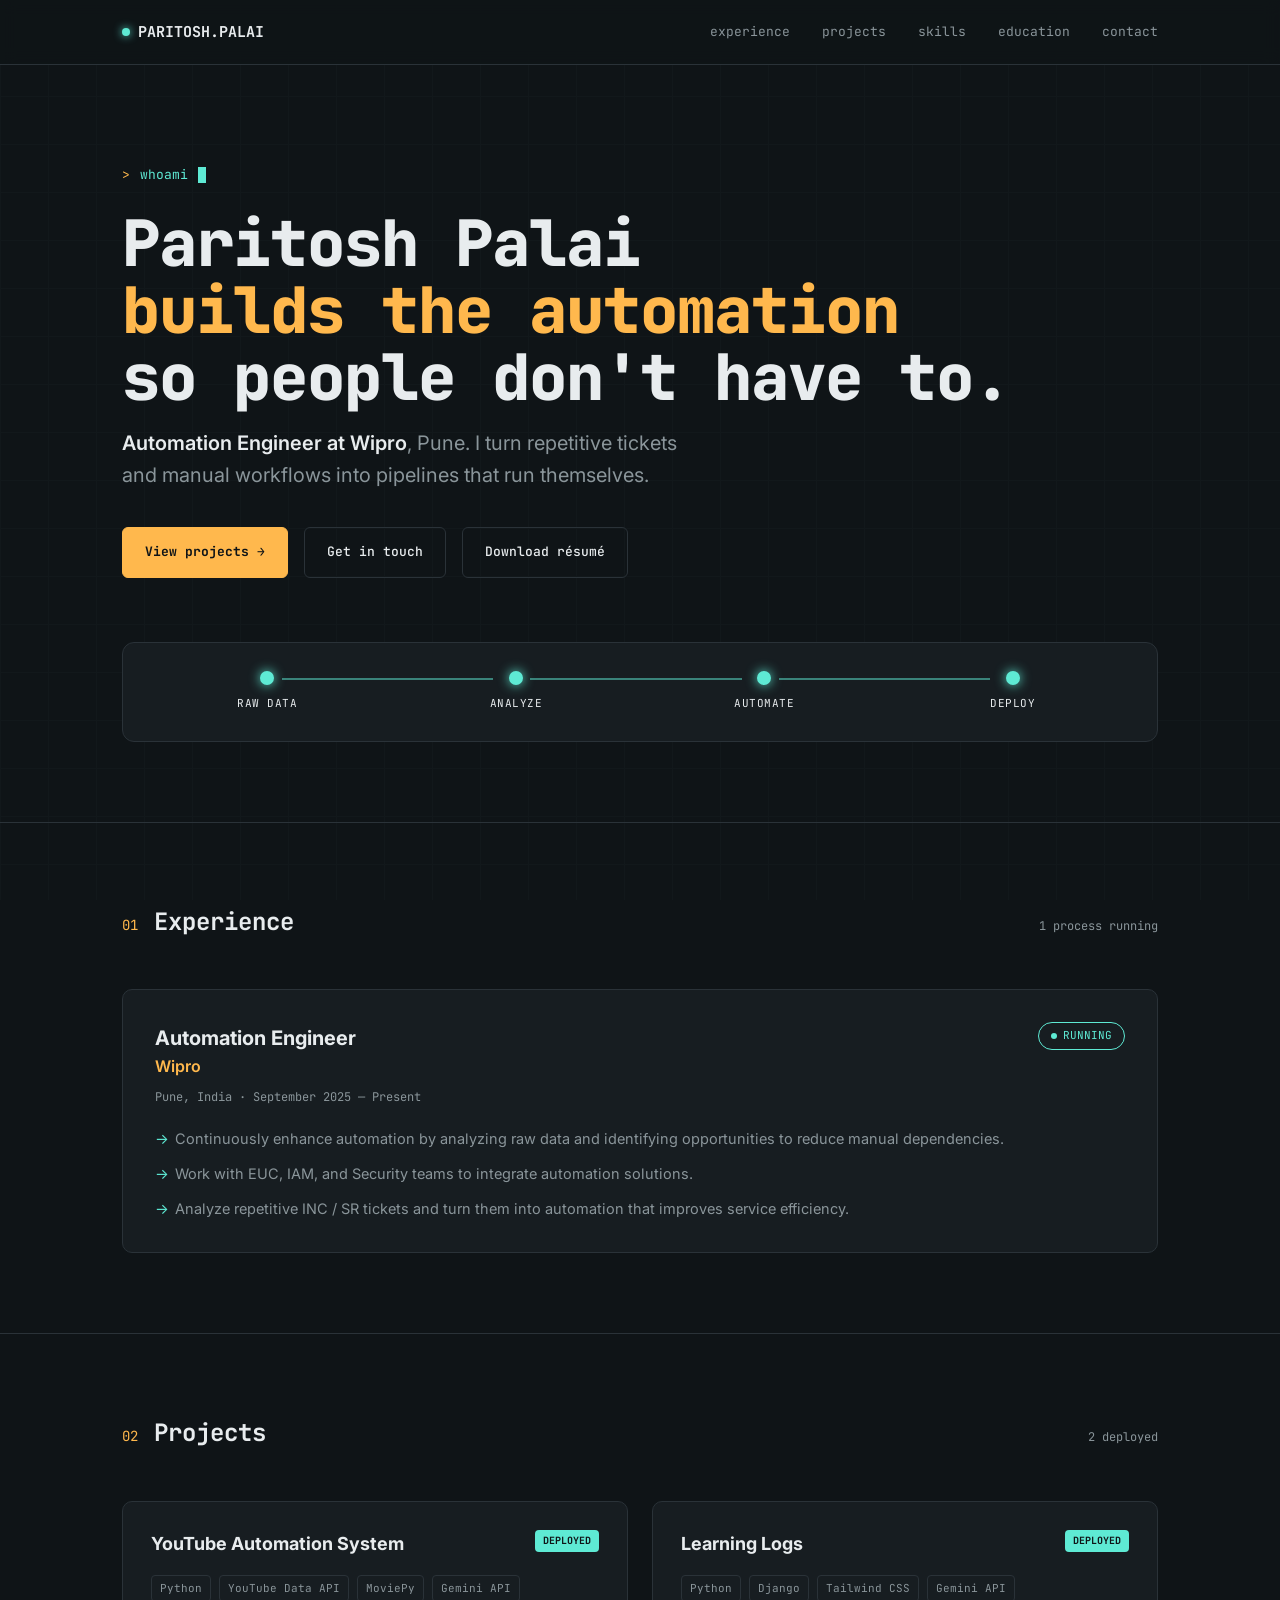
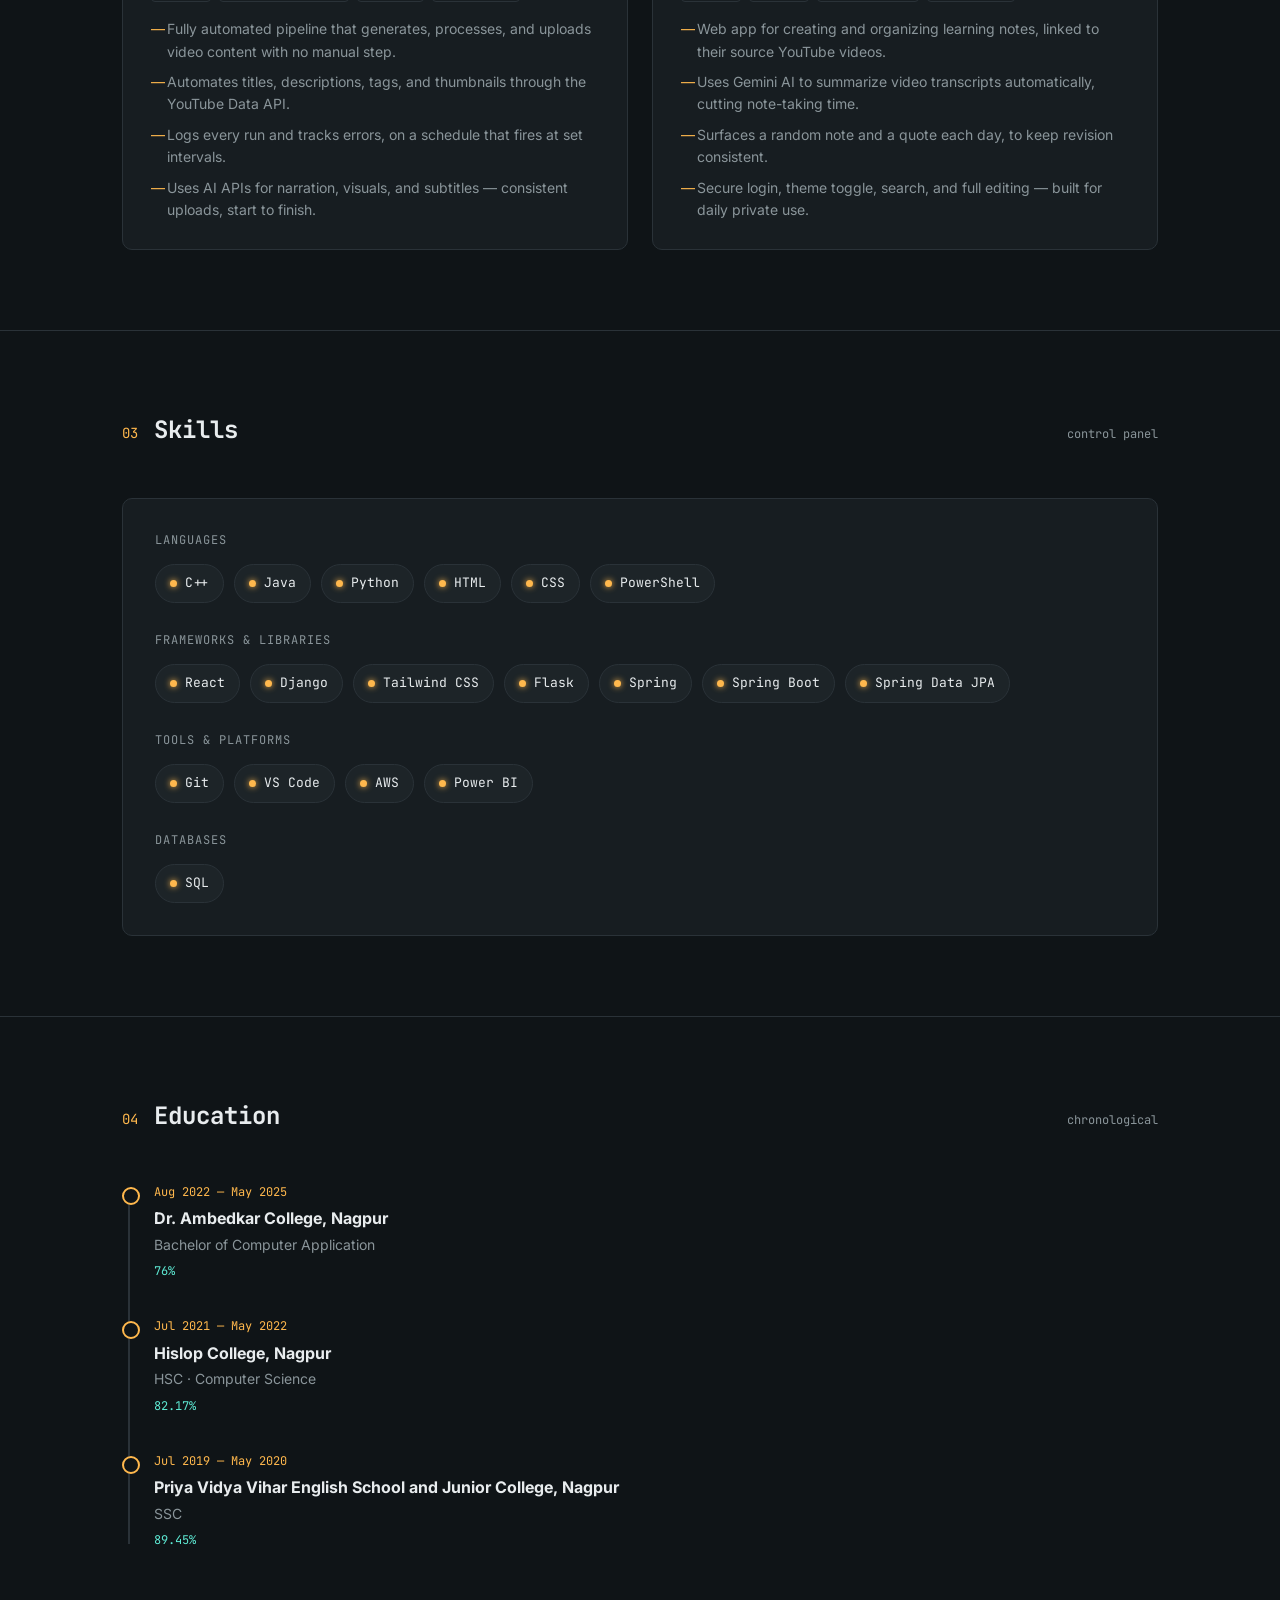
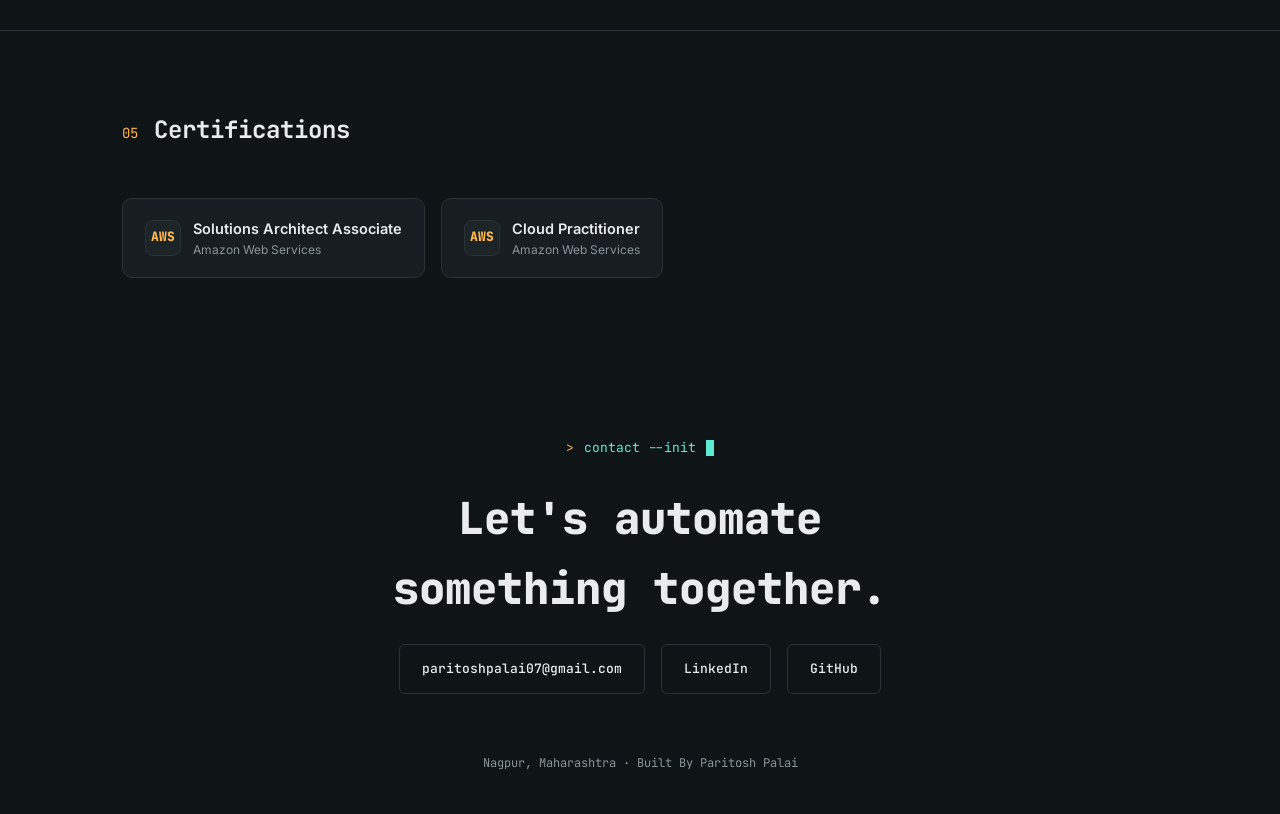
<file: index.html>
<!DOCTYPE html>
<html lang="en">
<head>
<meta charset="UTF-8">
<meta name="viewport" content="width=device-width, initial-scale=1.0">
<title>Paritosh Palai — Automation Engineer</title>
<link rel="preconnect" href="https://fonts.googleapis.com">
<link href="https://fonts.googleapis.com/css2?family=JetBrains+Mono:wght@400;500;700;800&family=Inter:wght@400;500;600;700&display=swap" rel="stylesheet">
<link rel="stylesheet" href="style.css">
</head>
<body>
<div class="grid-bg"></div>

<nav>
  <div class="wrap">
    <div class="logo"><span class="dot"></span>PARITOSH.PALAI</div>
    <div class="navlinks" id="navlinks">
      <a href="#experience">experience</a>
      <a href="#projects">projects</a>
      <a href="#skills">skills</a>
      <a href="#education">education</a>
      <a href="#contact">contact</a>
    </div>
    <button class="nav-toggle" id="navToggle" aria-label="Toggle menu" aria-expanded="false" aria-controls="navlinks">
      <span></span><span></span><span></span>
    </button>
  </div>
</nav>

<header class="hero wrap">
  <div class="eyebrow">whoami<span class="cursor"></span></div>
  <h1>Paritosh Palai<br><span class="accent">builds the automation</span><br>so people don't have to.</h1>
  <p class="role-line"><strong>Automation Engineer at Wipro</strong>, Pune. I turn repetitive tickets and manual workflows into pipelines that run themselves.</p>
  <div class="cta-row">
    <a class="btn btn-primary" href="#projects">View projects →</a>
    <a class="btn btn-ghost" href="#contact">Get in touch</a>
    <a class="btn btn-ghost" href="/resume.pdf" download="paritosh-resume">Download résumé</a>
  </div>

  <div class="pipeline" id="pipeline">
    <div class="stage" data-stage="1"><div class="node"></div><div class="label">RAW DATA</div></div>
    <div class="stage" data-stage="2"><div class="node"></div><div class="label">ANALYZE</div></div>
    <div class="stage" data-stage="3"><div class="node"></div><div class="label">AUTOMATE</div></div>
    <div class="stage" data-stage="4"><div class="node"></div><div class="label">DEPLOY</div></div>
  </div>
</header>

<section id="experience">
  <div class="wrap">
    <div class="sec-head">
      <span class="sec-num">01</span>
      <span class="sec-title">Experience</span>
      <span class="sec-sub">1 process running</span>
    </div>
    <div class="job-card">
      <div class="job-top">
        <div>
          <div class="job-title">Automation Engineer</div>
          <div class="job-org">Wipro</div>
        </div>
        <div class="status-tag"><span class="dot"></span>RUNNING</div>
      </div>
      <div class="job-meta">Pune, India · September 2025 — Present</div>
      <ul class="job-list">
        <li>Continuously enhance automation by analyzing raw data and identifying opportunities to reduce manual dependencies.</li>
        <li>Work with EUC, IAM, and Security teams to integrate automation solutions.</li>
        <li>Analyze repetitive INC / SR tickets and turn them into automation that improves service efficiency.</li>
      </ul>
    </div>
  </div>
</section>

<section id="projects">
  <div class="wrap">
    <div class="sec-head">
      <span class="sec-num">02</span>
      <span class="sec-title">Projects</span>
      <span class="sec-sub">2 deployed</span>
    </div>
    <div class="proj-grid">
      <div class="proj-card">
        <div class="proj-head">
          <div class="proj-title">YouTube Automation System</div>
          <span class="proj-badge">DEPLOYED</span>
        </div>
        <div class="tags">
          <span class="tag">Python</span><span class="tag">YouTube Data API</span><span class="tag">MoviePy</span><span class="tag">Gemini API</span>
        </div>
        <ul class="proj-list">
          <li>Fully automated pipeline that generates, processes, and uploads video content with no manual step.</li>
          <li>Automates titles, descriptions, tags, and thumbnails through the YouTube Data API.</li>
          <li>Logs every run and tracks errors, on a schedule that fires at set intervals.</li>
          <li>Uses AI APIs for narration, visuals, and subtitles — consistent uploads, start to finish.</li>
        </ul>
      </div>
      <div class="proj-card">
        <div class="proj-head">
          <div class="proj-title">Learning Logs</div>
          <span class="proj-badge">DEPLOYED</span>
        </div>
        <div class="tags">
          <span class="tag">Python</span><span class="tag">Django</span><span class="tag">Tailwind CSS</span><span class="tag">Gemini API</span>
        </div>
        <ul class="proj-list">
          <li>Web app for creating and organizing learning notes, linked to their source YouTube videos.</li>
          <li>Uses Gemini AI to summarize video transcripts automatically, cutting note-taking time.</li>
          <li>Surfaces a random note and a quote each day, to keep revision consistent.</li>
          <li>Secure login, theme toggle, search, and full editing — built for daily private use.</li>
        </ul>
      </div>
    </div>
  </div>
</section>

<section id="skills">
  <div class="wrap">
    <div class="sec-head">
      <span class="sec-num">03</span>
      <span class="sec-title">Skills</span>
      <span class="sec-sub">control panel</span>
    </div>
    <div class="panel">
      <div class="panel-group">
        <div class="panel-label">Languages</div>
        <div class="switch-row">
          <span class="switch"><span class="led"></span>C++</span>
          <span class="switch"><span class="led"></span>Java</span>
          <span class="switch"><span class="led"></span>Python</span>
          <span class="switch"><span class="led"></span>HTML</span>
          <span class="switch"><span class="led"></span>CSS</span>
          <span class="switch"><span class="led"></span>PowerShell</span>
        </div>
      </div>
      <div class="panel-group">
        <div class="panel-label">Frameworks &amp; Libraries</div>
        <div class="switch-row">
          <span class="switch"><span class="led"></span>React</span>
          <span class="switch"><span class="led"></span>Django</span>
          <span class="switch"><span class="led"></span>Tailwind CSS</span>
          <span class="switch"><span class="led"></span>Flask</span>
          <span class="switch"><span class="led"></span>Spring</span>
          <span class="switch"><span class="led"></span>Spring Boot</span>
          <span class="switch"><span class="led"></span>Spring Data JPA</span>
        </div>
      </div>
      <div class="panel-group">
        <div class="panel-label">Tools &amp; Platforms</div>
        <div class="switch-row">
          <span class="switch"><span class="led"></span>Git</span>
          <span class="switch"><span class="led"></span>VS Code</span>
          <span class="switch"><span class="led"></span>AWS</span>
          <span class="switch"><span class="led"></span>Power BI</span>
        </div>
      </div>
      <div class="panel-group">
        <div class="panel-label">Databases</div>
        <div class="switch-row">
          <span class="switch"><span class="led"></span>SQL</span>
        </div>
      </div>
    </div>
  </div>
</section>

<section id="education">
  <div class="wrap">
    <div class="sec-head">
      <span class="sec-num">04</span>
      <span class="sec-title">Education</span>
      <span class="sec-sub">chronological</span>
    </div>
    <div class="timeline">
      <div class="tl-item">
        <div class="tl-date">Aug 2022 — May 2025</div>
        <div class="tl-school">Dr. Ambedkar College, Nagpur</div>
        <div class="tl-course">Bachelor of Computer Application</div>
        <div class="tl-score">76%</div>
      </div>
      <div class="tl-item">
        <div class="tl-date">Jul 2021 — May 2022</div>
        <div class="tl-school">Hislop College, Nagpur</div>
        <div class="tl-course">HSC · Computer Science</div>
        <div class="tl-score">82.17%</div>
      </div>
      <div class="tl-item">
        <div class="tl-date">Jul 2019 — May 2020</div>
        <div class="tl-school">Priya Vidya Vihar English School and Junior College, Nagpur</div>
        <div class="tl-course">SSC</div>
        <div class="tl-score">89.45%</div>
      </div>
    </div>
  </div>
</section>

<section id="certifications">
  <div class="wrap">
    <div class="sec-head">
      <span class="sec-num">05</span>
      <span class="sec-title">Certifications</span>
    </div>
    <div class="cert-row">
      <div class="cert-badge">
        <div class="cert-icon">AWS</div>
        <div>
          <div class="cert-name">Solutions Architect Associate</div>
          <div class="cert-org">Amazon Web Services</div>
        </div>
      </div>
      <div class="cert-badge">
        <div class="cert-icon">AWS</div>
        <div>
          <div class="cert-name">Cloud Practitioner</div>
          <div class="cert-org">Amazon Web Services</div>
        </div>
      </div>
    </div>
  </div>
</section>

<footer id="contact">
  <div class="wrap">
    <div class="eyebrow" style="justify-content:center;">contact --init<span class="cursor"></span></div>
    <div class="contact-title">Let's automate<br>something together.</div>
    <div class="contact-links">
      <a class="btn btn-ghost" href="mailto:paritoshpalai07@gmail.com">paritoshpalai07@gmail.com</a>
      <!-- <a class="btn btn-ghost" href="tel:8262861568">8262861568</a> -->
      <a class="btn btn-ghost" href="https://www.linkedin.com/in/paritosh-palai/" target="_blank">LinkedIn</a>
      <a class="btn btn-ghost" href="https://github.com/paritoshpalai07/" target="_blank">GitHub</a>
    </div>
    <div class="foot-meta">Nagpur, Maharashtra · Built By Paritosh Palai</div>
  </div>
</footer>

<script>
  // Hamburger menu toggle
  const navToggle = document.getElementById('navToggle');
  const navlinks = document.getElementById('navlinks');
  navToggle.addEventListener('click', () => {
    const isOpen = navlinks.classList.toggle('open');
    navToggle.classList.toggle('open', isOpen);
    navToggle.setAttribute('aria-expanded', isOpen);
  });
  navlinks.querySelectorAll('a').forEach(link => {
    link.addEventListener('click', () => {
      navlinks.classList.remove('open');
      navToggle.classList.remove('open');
      navToggle.setAttribute('aria-expanded', 'false');
    });
  });

  // Animate pipeline stages sequentially on load, then loop gently
  const stages = document.querySelectorAll('#pipeline .stage');
  let i = 0;
  function runPipeline(){
    stages.forEach(s => s.classList.remove('active'));
    i = 0;
    const interval = setInterval(() => {
      if(i < stages.length){
        stages[i].classList.add('active');
        i++;
      } else {
        clearInterval(interval);
      }
    }, 450);
  }
  const reduced = window.matchMedia('(prefers-reduced-motion: reduce)').matches;
  if(reduced){
    stages.forEach(s => s.classList.add('active'));
  } else {
    runPipeline();
    setInterval(runPipeline, 6000);
  }
</script>
</body>
</html>
</file>
<file: style.css>
:root{
    --bg: #0F1417;
    --surface: #171D21;
    --surface-2: #1D2428;
    --line: #2A3238;
    --text: #E8ECEE;
    --text-dim: #8A959A;
    --amber: #FFB84D;
    --teal: #5EEAD4;
    --red: #FF6B6B;
    --mono: 'JetBrains Mono', monospace;
    --sans: 'Inter', sans-serif;
  }
  *{box-sizing:border-box; margin:0; padding:0;}
  html{scroll-behavior:smooth;}
  body{
    background:var(--bg);
    color:var(--text);
    font-family:var(--sans);
    line-height:1.6;
    overflow-x:hidden;
  }
  a{color:inherit; text-decoration:none;}
  .wrap{max-width:1100px; margin:0 auto; padding:0 32px;}

  @media (max-width:640px){
    .wrap{padding:0 20px;}
  }

  /* Background grid texture */
  .grid-bg{
    position:fixed; inset:0; z-index:-1;
    background-image:
      linear-gradient(var(--line) 1px, transparent 1px),
      linear-gradient(90deg, var(--line) 1px, transparent 1px);
    background-size:48px 48px;
    opacity:0.15;
  }

  /* ---------- NAV ---------- */
  nav{
    position:sticky; top:0; z-index:50;
    background:rgba(15,20,23,0.85);
    backdrop-filter:blur(8px);
    border-bottom:1px solid var(--line);
  }
  nav .wrap{
    display:flex; align-items:center; justify-content:space-between;
    height:64px;
  }
  .logo{
    font-family:var(--mono); font-weight:700; font-size:15px;
    display:flex; align-items:center; gap:8px;
  }
  .logo .dot{width:8px; height:8px; border-radius:50%; background:var(--teal); box-shadow:0 0 8px var(--teal); animation:blink 2s ease-in-out infinite;}
  @keyframes blink{0%,100%{opacity:1;} 50%{opacity:0.3;}}
  .navlinks{display:flex; gap:32px; font-family:var(--mono); font-size:13px; color:var(--text-dim);}
  .navlinks a:hover{color:var(--amber);}

  /* Hamburger toggle (hidden on desktop) */
  .nav-toggle{
    display:none; flex-direction:column; justify-content:center; gap:5px;
    width:36px; height:36px; background:none; border:1px solid var(--line);
    border-radius:6px; cursor:pointer; padding:0;
  }
  .nav-toggle span{
    display:block; width:16px; height:2px; background:var(--text); margin:0 auto;
    transition:transform .25s ease, opacity .25s ease;
  }
  .nav-toggle.open span:nth-child(1){transform:translateY(7px) rotate(45deg);}
  .nav-toggle.open span:nth-child(2){opacity:0;}
  .nav-toggle.open span:nth-child(3){transform:translateY(-7px) rotate(-45deg);}

  @media (max-width:640px){
    .navlinks{
      position:absolute; top:64px; left:0; right:0;
      flex-direction:column; gap:0;
      background:var(--surface); border-bottom:1px solid var(--line);
      max-height:0; overflow:hidden; transition:max-height .3s ease;
    }
    .navlinks.open{max-height:320px;}
    .navlinks a{padding:16px 24px; border-top:1px solid var(--line); font-size:14px;}
    .nav-toggle{display:flex;}
  }

  /* ---------- HERO / PIPELINE ---------- */
  .hero{padding-top:100px; padding-bottom:80px; position:relative;}
  @media (max-width:640px){
    .hero{padding-top:48px; padding-bottom:56px;}
  }
  .eyebrow{
    font-family:var(--mono); font-size:13px; color:var(--teal);
    display:flex; align-items:center; gap:10px; margin-bottom:24px;
  }
  .eyebrow::before{content:'>'; color:var(--amber);}
  .cursor{display:inline-block; width:8px; height:16px; background:var(--teal); animation:blink 1s step-start infinite; vertical-align:middle;}

  h1{
    font-family:var(--mono); font-weight:800;
    font-size:clamp(36px, 6vw, 64px);
    line-height:1.05; letter-spacing:-1px;
    margin-bottom:16px;
  }
  h1 .accent{color:var(--amber);}
  .role-line{
    font-size:clamp(16px,2.2vw,20px); color:var(--text-dim); max-width:560px; margin-bottom:36px;
  }
  .role-line strong{color:var(--text); font-weight:600;}

  .cta-row{display:flex; gap:16px; flex-wrap:wrap; margin-bottom:64px;}
  .btn{
    font-family:var(--mono); font-size:13px; font-weight:500;
    padding:14px 22px; border-radius:6px; border:1px solid var(--line);
    display:inline-flex; align-items:center; gap:8px; transition:all .2s ease;
  }
  .btn-primary{background:var(--amber); color:#0F1417; border-color:var(--amber); font-weight:700;}
  .btn-primary:hover{background:#ffcb75;}
  .btn-ghost:hover{border-color:var(--teal); color:var(--teal);}

  /* Pipeline diagram */
  .pipeline{
    display:flex; align-items:center; justify-content:space-between;
    background:var(--surface); border:1px solid var(--line); border-radius:12px;
    padding:28px 24px; position:relative; overflow-x:auto; gap:8px;
  }
  .stage{
    flex:1; min-width:120px; text-align:center; position:relative; padding:0 6px;
  }
  .stage .node{
    width:14px; height:14px; border-radius:50%; background:var(--surface-2);
    border:2px solid var(--line); margin:0 auto 10px; position:relative; z-index:2;
    transition:all .4s ease;
  }
  .stage.active .node{
    background:var(--teal); border-color:var(--teal); box-shadow:0 0 12px var(--teal);
  }
  .stage .label{font-family:var(--mono); font-size:11px; letter-spacing:0.5px; color:var(--text-dim);}
  .stage.active .label{color:var(--text);}
  .stage:not(:last-child)::after{
    content:''; position:absolute; top:7px; left:56%; width:88%; height:2px;
    background:var(--line); z-index:1;
  }
  .stage.active:not(:last-child)::after{background:var(--teal); opacity:0.5;}

  /* ---------- SECTION SHELL ---------- */
  section{padding:80px 0; border-top:1px solid var(--line);}
  .sec-head{display:flex; align-items:baseline; gap:16px; margin-bottom:48px;}
  .sec-num{font-family:var(--mono); color:var(--amber); font-size:14px;}
  .sec-title{font-family:var(--mono); font-size:24px; font-weight:700;}
  .sec-sub{font-family:var(--mono); font-size:12px; color:var(--text-dim); margin-left:auto;}

  /* ---------- EXPERIENCE ---------- */
  .job-card{
    background:var(--surface); border:1px solid var(--line); border-radius:10px;
    padding:32px; position:relative;
  }
  .job-top{display:flex; justify-content:space-between; align-items:flex-start; flex-wrap:wrap; gap:12px; margin-bottom:8px;}
  .job-title{font-size:20px; font-weight:700;}
  .job-org{color:var(--amber); font-weight:600;}
  .status-tag{
    font-family:var(--mono); font-size:11px; color:var(--teal);
    border:1px solid var(--teal); border-radius:20px; padding:4px 12px;
    display:flex; align-items:center; gap:6px;
  }
  .status-tag .dot{width:6px; height:6px; border-radius:50%; background:var(--teal); animation:blink 2s infinite;}
  .job-meta{font-family:var(--mono); font-size:12px; color:var(--text-dim); margin-bottom:20px;}
  .job-list{list-style:none; display:flex; flex-direction:column; gap:12px;}
  .job-list li{padding-left:20px; position:relative; color:var(--text-dim); font-size:14.5px;}
  .job-list li::before{content:'→'; position:absolute; left:0; color:var(--teal);}

  /* ---------- PROJECTS ---------- */
  .proj-grid{display:grid; grid-template-columns:repeat(auto-fit, minmax(320px,1fr)); gap:24px;}
  .proj-card{
    background:var(--surface); border:1px solid var(--line); border-radius:10px;
    padding:28px; display:flex; flex-direction:column; gap:16px;
    transition:border-color .2s ease, transform .2s ease;
  }
  .proj-card:hover{border-color:var(--amber); transform:translateY(-3px);}
  .proj-head{display:flex; justify-content:space-between; align-items:flex-start;}
  .proj-title{font-size:18px; font-weight:700;}
  .proj-badge{font-family:var(--mono); font-size:10px; color:var(--bg); background:var(--teal); padding:3px 8px; border-radius:4px; font-weight:700; white-space:nowrap;}
  .tags{display:flex; flex-wrap:wrap; gap:8px;}
  .tag{font-family:var(--mono); font-size:11px; color:var(--text-dim); border:1px solid var(--line); border-radius:4px; padding:4px 8px;}
  .proj-list{list-style:none; display:flex; flex-direction:column; gap:8px;}
  .proj-list li{font-size:14px; color:var(--text-dim); padding-left:16px; position:relative;}
  .proj-list li::before{content:'—'; position:absolute; left:0; color:var(--amber);}

  /* ---------- SKILLS (control panel) ---------- */
  .panel{background:var(--surface); border:1px solid var(--line); border-radius:10px; padding:32px;}
  .panel-group{margin-bottom:28px;}
  .panel-group:last-child{margin-bottom:0;}
  .panel-label{font-family:var(--mono); font-size:12px; color:var(--text-dim); margin-bottom:14px; letter-spacing:1px; text-transform:uppercase;}
  .switch-row{display:flex; flex-wrap:wrap; gap:10px;}
  .switch{
    display:flex; align-items:center; gap:8px; font-family:var(--mono); font-size:13px;
    background:var(--surface-2); border:1px solid var(--line); border-radius:20px; padding:8px 14px;
  }
  .switch .led{width:7px; height:7px; border-radius:50%; background:var(--amber); box-shadow:0 0 6px var(--amber);}

  /* ---------- EDUCATION timeline ---------- */
  .timeline{position:relative; padding-left:32px;}
  .timeline::before{content:''; position:absolute; left:6px; top:6px; bottom:6px; width:2px; background:var(--line);}
  .tl-item{position:relative; padding-bottom:36px;}
  .tl-item:last-child{padding-bottom:0;}
  .tl-item::before{content:''; position:absolute; left:-32px; top:4px; width:14px; height:14px; border-radius:50%; background:var(--bg); border:2px solid var(--amber);}
  .tl-date{font-family:var(--mono); font-size:12px; color:var(--amber); margin-bottom:4px;}
  .tl-school{font-weight:700; font-size:16px;}
  .tl-course{color:var(--text-dim); font-size:14px; margin-top:2px;}
  .tl-score{font-family:var(--mono); font-size:12px; color:var(--teal); margin-top:6px;}

  /* ---------- CERTS ---------- */
  .cert-row{display:flex; flex-wrap:wrap; gap:16px;}
  .cert-badge{
    display:flex; align-items:center; gap:12px;
    background:var(--surface); border:1px solid var(--line); border-radius:10px; padding:18px 22px;
  }
  .cert-icon{width:36px; height:36px; border-radius:8px; background:var(--surface-2); display:flex; align-items:center; justify-content:center; font-family:var(--mono); font-weight:800; color:var(--amber); font-size:13px; border:1px solid var(--line);}
  .cert-name{font-weight:600; font-size:14.5px;}
  .cert-org{font-size:12px; color:var(--text-dim);}

  /* ---------- CONTACT / FOOTER ---------- */
  footer{padding:80px 0 40px; text-align:center;}
  .contact-title{font-family:var(--mono); font-size:clamp(28px,5vw,44px); font-weight:800; margin-bottom:20px;}
  .contact-links{display:flex; justify-content:center; gap:16px; flex-wrap:wrap; margin-bottom:60px;}
  .foot-meta{font-family:var(--mono); font-size:12px; color:var(--text-dim);}

  @media (prefers-reduced-motion: reduce){
    *{animation:none !important; transition:none !important;}
  }
</file>
